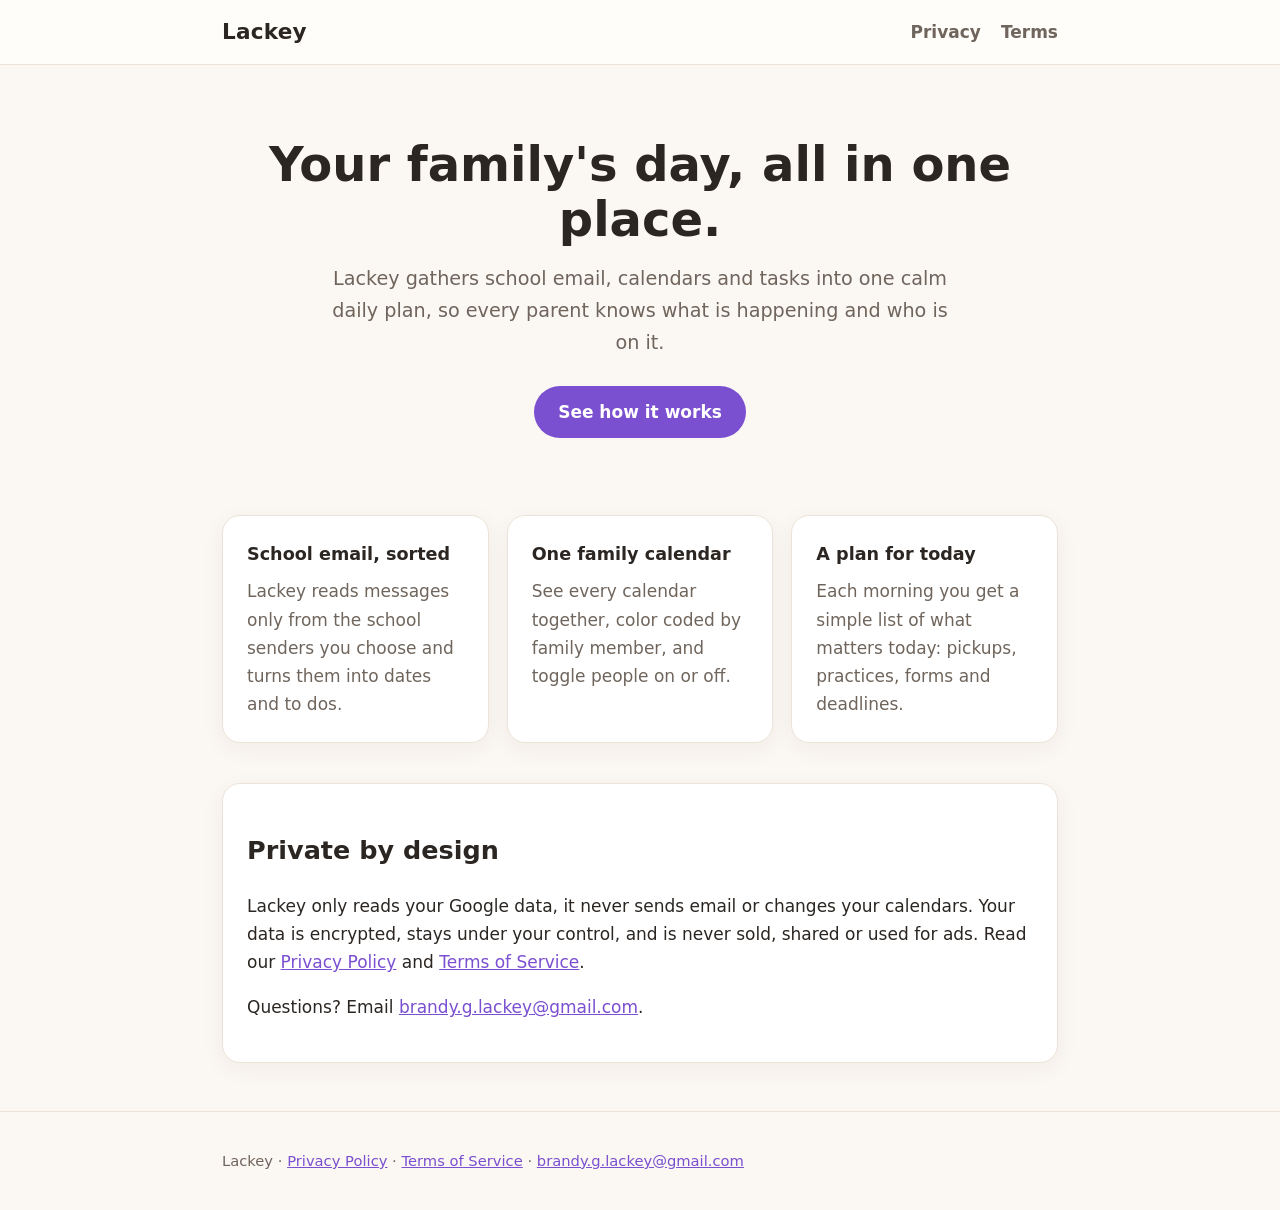
<file: index.html>
<!doctype html>
<html lang="en">
<head>
<meta charset="utf-8">
<meta name="viewport" content="width=device-width, initial-scale=1">
<title>Lackey, one daily plan for your family</title>
<meta name="description" content="Lackey brings school email, calendars and tasks into one daily plan for your family.">
<link rel="stylesheet" href="/styles.css">
</head>
<body>
<header class="top"><div class="wrap nav"><a class="brand" href="/">Lackey</a><nav><a href="/privacy.html">Privacy</a><a href="/terms.html">Terms</a></nav></div></header>
<main class="wrap">
<section class="hero">
<h1>Your family's day, all in one place.</h1>
<p class="lead">Lackey gathers school email, calendars and tasks into one calm daily plan, so every parent knows what is happening and who is on it.</p>
<p><a class="btn" href="#how">See how it works</a></p>
</section>
<section id="how" class="cards">
<div class="card"><h2>School email, sorted</h2><p>Lackey reads messages only from the school senders you choose and turns them into dates and to dos.</p></div>
<div class="card"><h2>One family calendar</h2><p>See every calendar together, color coded by family member, and toggle people on or off.</p></div>
<div class="card"><h2>A plan for today</h2><p>Each morning you get a simple list of what matters today: pickups, practices, forms and deadlines.</p></div>
</section>
<section class="note">
<h2>Private by design</h2>
<p>Lackey only reads your Google data, it never sends email or changes your calendars. Your data is encrypted, stays under your control, and is never sold, shared or used for ads. Read our <a href="/privacy.html">Privacy Policy</a> and <a href="/terms.html">Terms of Service</a>.</p>
<p>Questions? Email <a href="mailto:brandy.g.lackey@gmail.com">brandy.g.lackey@gmail.com</a>.</p>
</section>
</main>
<footer class="foot"><div class="wrap"><p>Lackey &middot; <a href="/privacy.html">Privacy Policy</a> &middot; <a href="/terms.html">Terms of Service</a> &middot; <a href="mailto:brandy.g.lackey@gmail.com">brandy.g.lackey@gmail.com</a></p></div></footer>
</body>
</html>
</file>
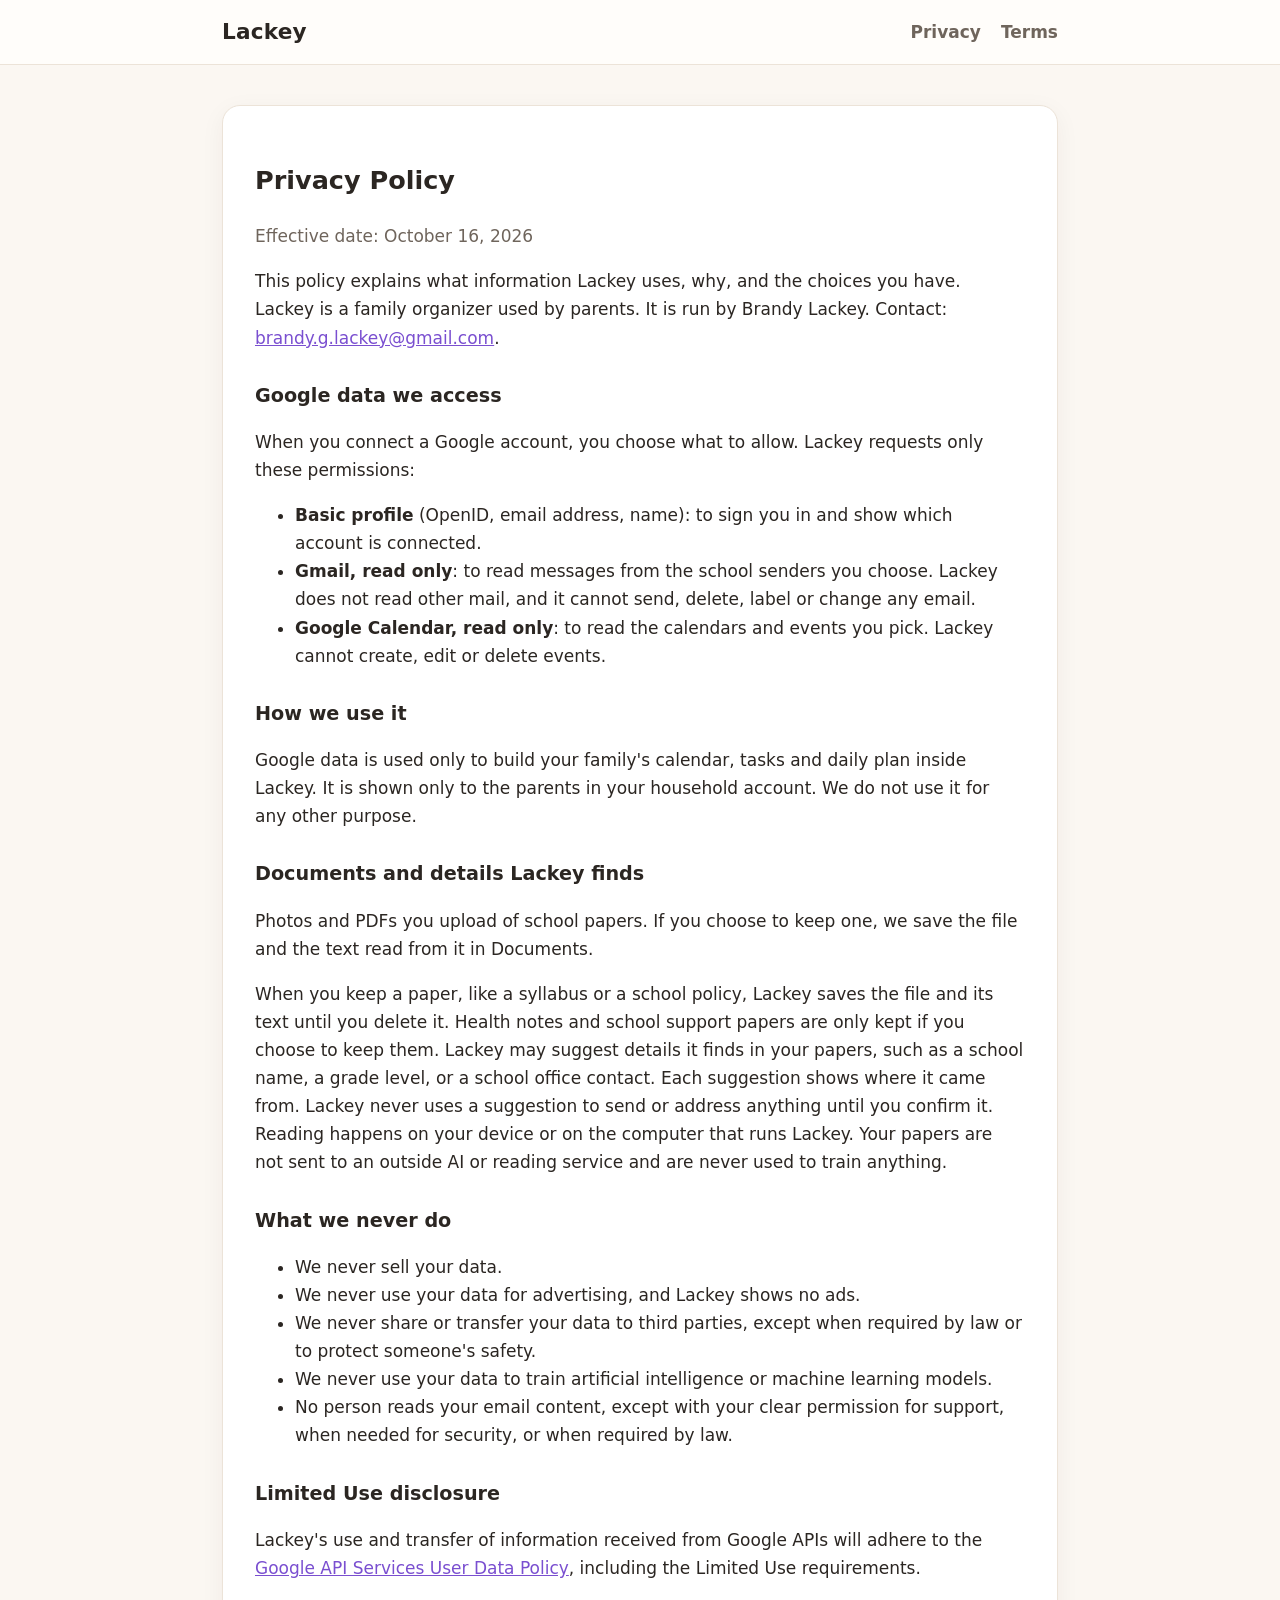
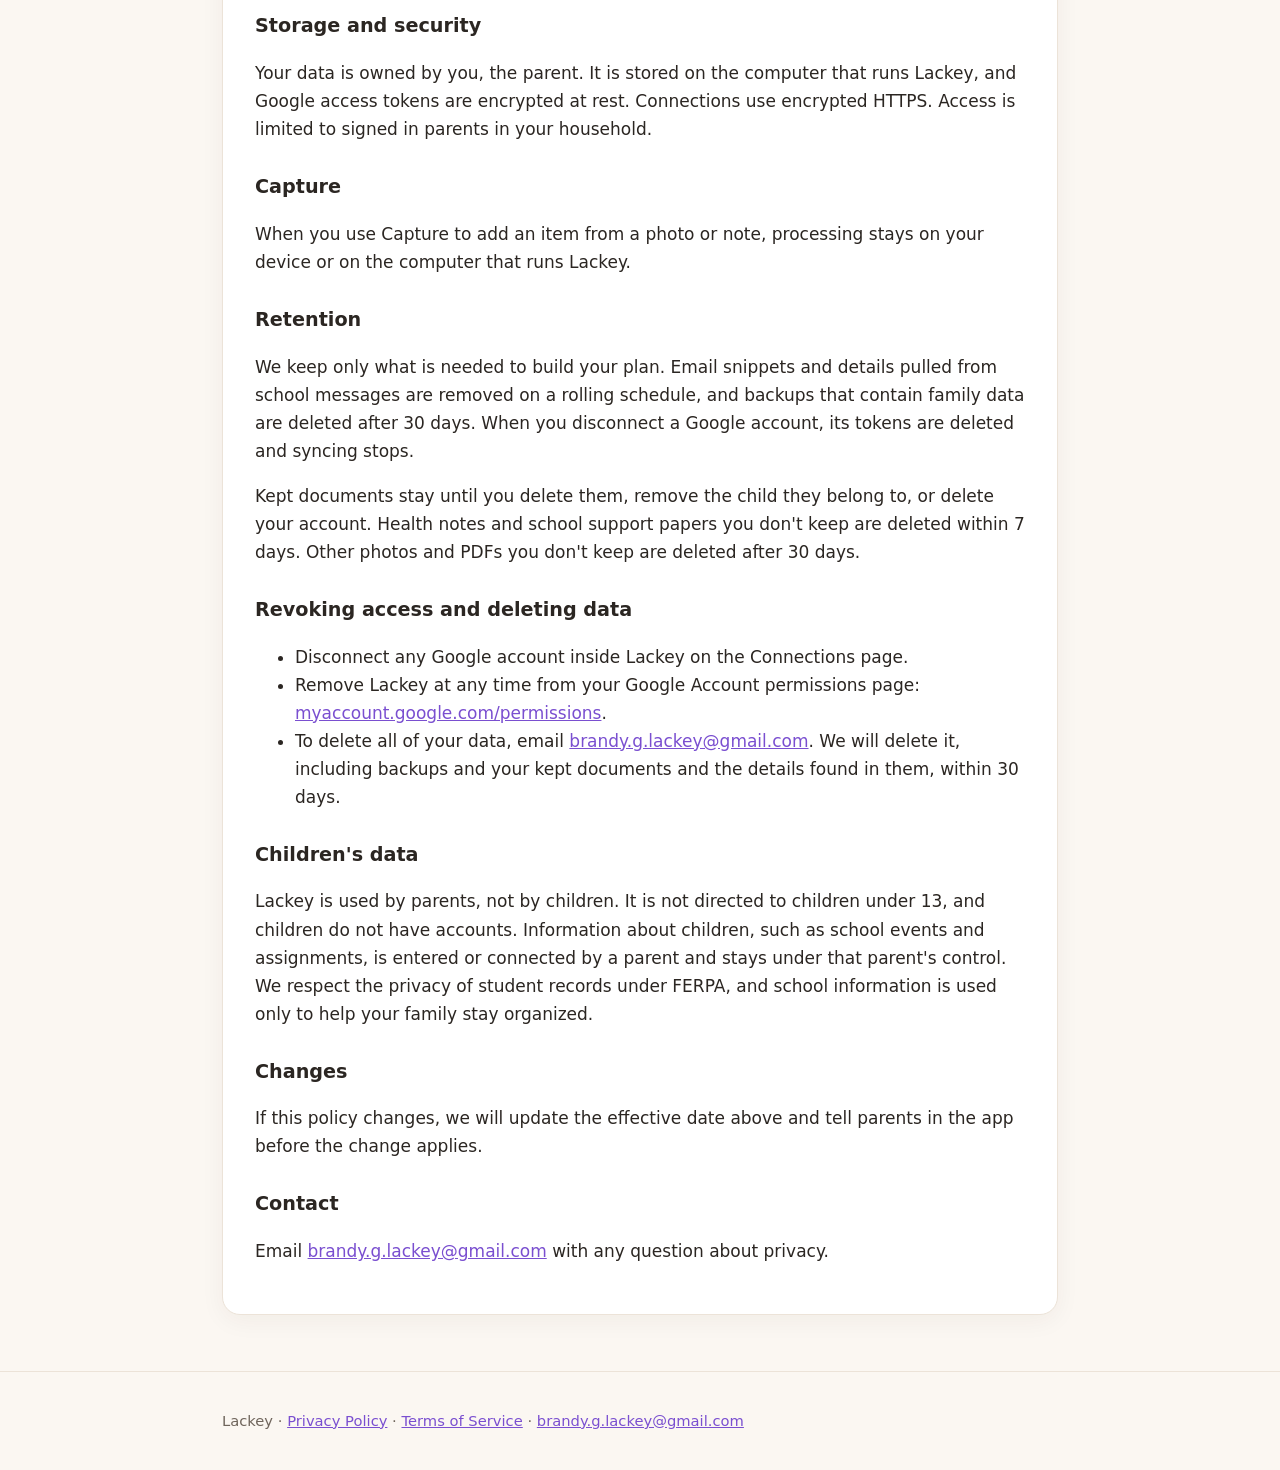
<file: privacy.html>
<!doctype html>
<html lang="en">
<head>
<meta charset="utf-8">
<meta name="viewport" content="width=device-width, initial-scale=1">
<title>Lackey Privacy Policy</title>
<meta name="description" content="Lackey brings school email, calendars and tasks into one daily plan for your family.">
<link rel="stylesheet" href="/styles.css">
</head>
<body>
<header class="top"><div class="wrap nav"><a class="brand" href="/">Lackey</a><nav><a href="/privacy.html">Privacy</a><a href="/terms.html">Terms</a></nav></div></header>
<main class="wrap">
<article class="doc">
<h1>Privacy Policy</h1>
<p class="meta">Effective date: October 16, 2026</p>
<p>This policy explains what information Lackey uses, why, and the choices you have. Lackey is a family organizer used by parents. It is run by Brandy Lackey. Contact: <a href="mailto:brandy.g.lackey@gmail.com">brandy.g.lackey@gmail.com</a>.</p>

<h2>Google data we access</h2>
<p>When you connect a Google account, you choose what to allow. Lackey requests only these permissions:</p>
<ul>
<li><strong>Basic profile</strong> (OpenID, email address, name): to sign you in and show which account is connected.</li>
<li><strong>Gmail, read only</strong>: to read messages from the school senders you choose. Lackey does not read other mail, and it cannot send, delete, label or change any email.</li>
<li><strong>Google Calendar, read only</strong>: to read the calendars and events you pick. Lackey cannot create, edit or delete events.</li>
</ul>

<h2>How we use it</h2>
<p>Google data is used only to build your family's calendar, tasks and daily plan inside Lackey. It is shown only to the parents in your household account. We do not use it for any other purpose.</p>

<h2>Documents and details Lackey finds</h2>
<p>Photos and PDFs you upload of school papers. If you choose to keep one, we save the file and the text read from it in Documents.</p>
<p>When you keep a paper, like a syllabus or a school policy, Lackey saves the file and its text until you delete it. Health notes and school support papers are only kept if you choose to keep them. Lackey may suggest details it finds in your papers, such as a school name, a grade level, or a school office contact. Each suggestion shows where it came from. Lackey never uses a suggestion to send or address anything until you confirm it. Reading happens on your device or on the computer that runs Lackey. Your papers are not sent to an outside AI or reading service and are never used to train anything.</p>

<h2>What we never do</h2>
<ul>
<li>We never sell your data.</li>
<li>We never use your data for advertising, and Lackey shows no ads.</li>
<li>We never share or transfer your data to third parties, except when required by law or to protect someone's safety.</li>
<li>We never use your data to train artificial intelligence or machine learning models.</li>
<li>No person reads your email content, except with your clear permission for support, when needed for security, or when required by law.</li>
</ul>

<h2>Limited Use disclosure</h2>
<p>Lackey's use and transfer of information received from Google APIs will adhere to the <a href="https://developers.google.com/terms/api-services-user-data-policy">Google API Services User Data Policy</a>, including the Limited Use requirements.</p>

<h2>Storage and security</h2>
<p>Your data is owned by you, the parent. It is stored on the computer that runs Lackey, and Google access tokens are encrypted at rest. Connections use encrypted HTTPS. Access is limited to signed in parents in your household.</p>

<h2>Capture</h2>
<p>When you use Capture to add an item from a photo or note, processing stays on your device or on the computer that runs Lackey.</p>

<h2>Retention</h2>
<p>We keep only what is needed to build your plan. Email snippets and details pulled from school messages are removed on a rolling schedule, and backups that contain family data are deleted after 30 days. When you disconnect a Google account, its tokens are deleted and syncing stops.</p>
<p>Kept documents stay until you delete them, remove the child they belong to, or delete your account. Health notes and school support papers you don't keep are deleted within 7 days. Other photos and PDFs you don't keep are deleted after 30 days.</p>

<h2>Revoking access and deleting data</h2>
<ul>
<li>Disconnect any Google account inside Lackey on the Connections page.</li>
<li>Remove Lackey at any time from your Google Account permissions page: <a href="https://myaccount.google.com/permissions">myaccount.google.com/permissions</a>.</li>
<li>To delete all of your data, email <a href="mailto:brandy.g.lackey@gmail.com">brandy.g.lackey@gmail.com</a>. We will delete it, including backups and your kept documents and the details found in them, within 30 days.</li>
</ul>

<h2>Children's data</h2>
<p>Lackey is used by parents, not by children. It is not directed to children under 13, and children do not have accounts. Information about children, such as school events and assignments, is entered or connected by a parent and stays under that parent's control. We respect the privacy of student records under FERPA, and school information is used only to help your family stay organized.</p>

<h2>Changes</h2>
<p>If this policy changes, we will update the effective date above and tell parents in the app before the change applies.</p>

<h2>Contact</h2>
<p>Email <a href="mailto:brandy.g.lackey@gmail.com">brandy.g.lackey@gmail.com</a> with any question about privacy.</p>
</article>
</main>
<footer class="foot"><div class="wrap"><p>Lackey &middot; <a href="/privacy.html">Privacy Policy</a> &middot; <a href="/terms.html">Terms of Service</a> &middot; <a href="mailto:brandy.g.lackey@gmail.com">brandy.g.lackey@gmail.com</a></p></div></footer>
</body>
</html>
</file>
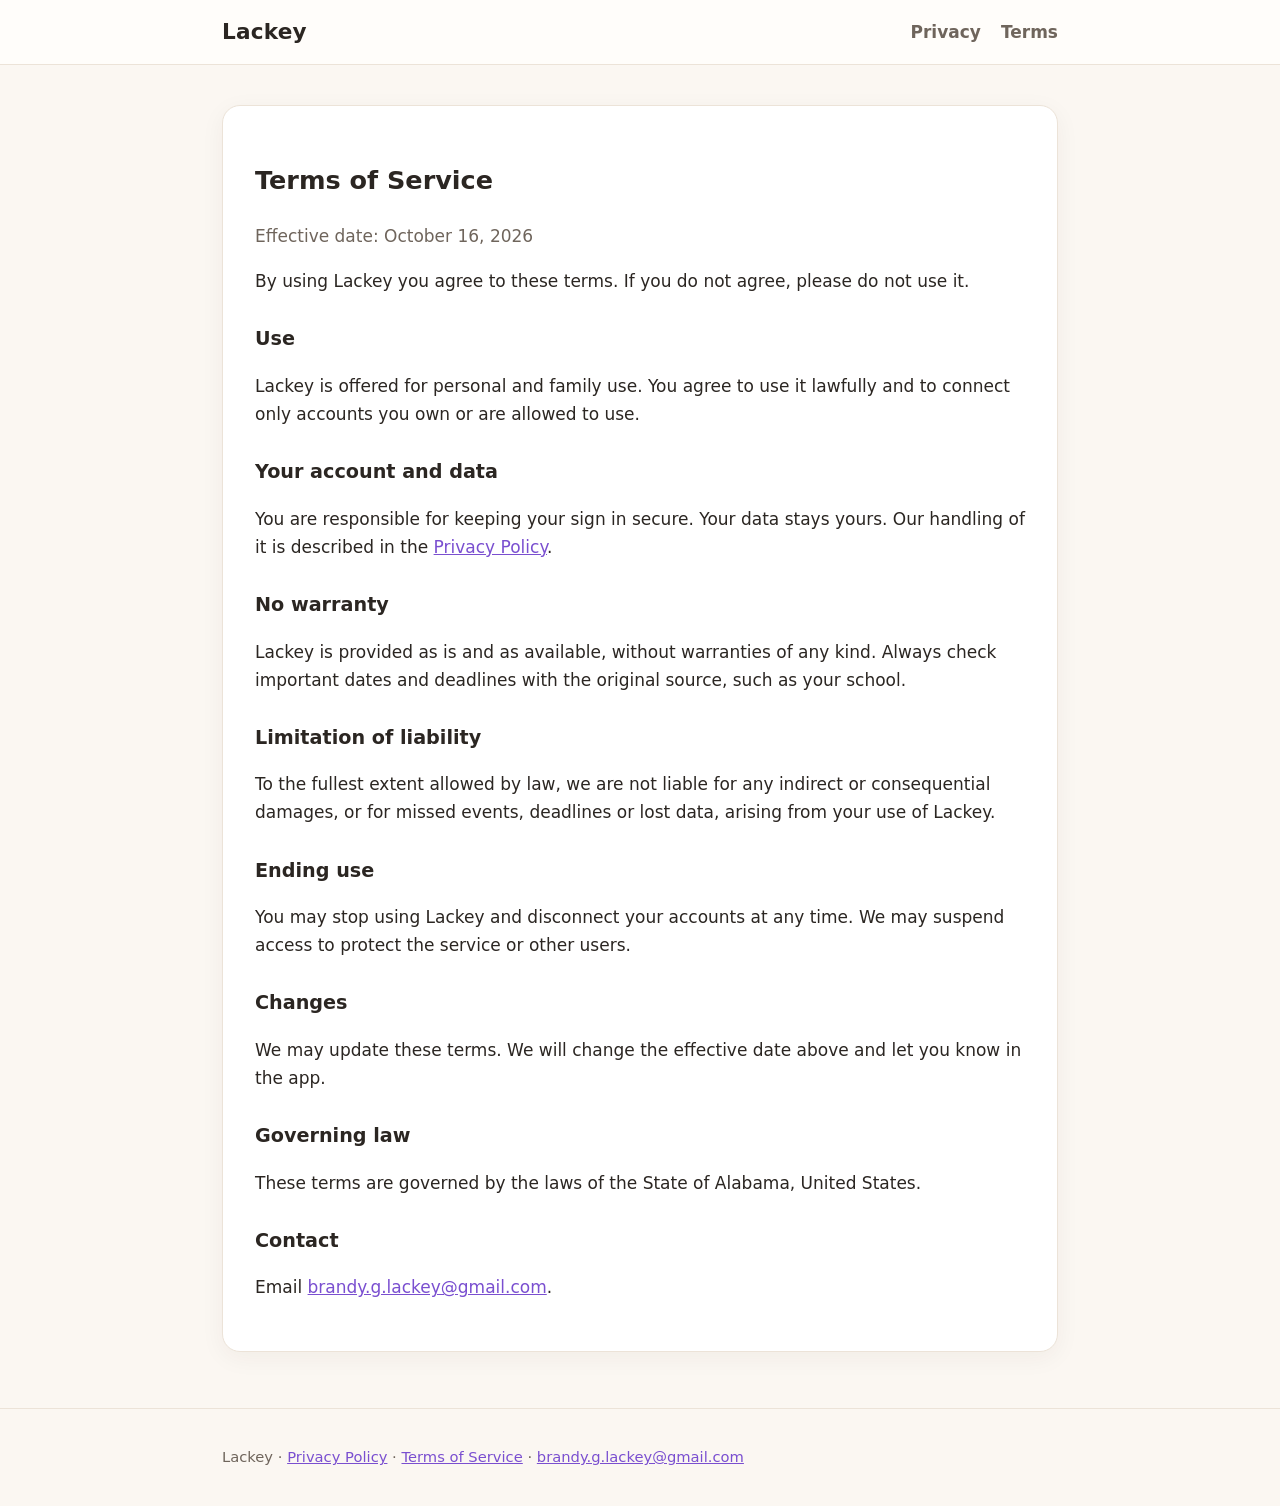
<file: terms.html>
<!doctype html>
<html lang="en">
<head>
<meta charset="utf-8">
<meta name="viewport" content="width=device-width, initial-scale=1">
<title>Lackey Terms of Service</title>
<meta name="description" content="Lackey brings school email, calendars and tasks into one daily plan for your family.">
<link rel="stylesheet" href="/styles.css">
</head>
<body>
<header class="top"><div class="wrap nav"><a class="brand" href="/">Lackey</a><nav><a href="/privacy.html">Privacy</a><a href="/terms.html">Terms</a></nav></div></header>
<main class="wrap">
<article class="doc">
<h1>Terms of Service</h1>
<p class="meta">Effective date: October 16, 2026</p>
<p>By using Lackey you agree to these terms. If you do not agree, please do not use it.</p>
<h2>Use</h2>
<p>Lackey is offered for personal and family use. You agree to use it lawfully and to connect only accounts you own or are allowed to use.</p>
<h2>Your account and data</h2>
<p>You are responsible for keeping your sign in secure. Your data stays yours. Our handling of it is described in the <a href="/privacy.html">Privacy Policy</a>.</p>
<h2>No warranty</h2>
<p>Lackey is provided as is and as available, without warranties of any kind. Always check important dates and deadlines with the original source, such as your school.</p>
<h2>Limitation of liability</h2>
<p>To the fullest extent allowed by law, we are not liable for any indirect or consequential damages, or for missed events, deadlines or lost data, arising from your use of Lackey.</p>
<h2>Ending use</h2>
<p>You may stop using Lackey and disconnect your accounts at any time. We may suspend access to protect the service or other users.</p>
<h2>Changes</h2>
<p>We may update these terms. We will change the effective date above and let you know in the app.</p>
<h2>Governing law</h2>
<p>These terms are governed by the laws of the State of Alabama, United States.</p>
<h2>Contact</h2>
<p>Email <a href="mailto:brandy.g.lackey@gmail.com">brandy.g.lackey@gmail.com</a>.</p>
</article>
</main>
<footer class="foot"><div class="wrap"><p>Lackey &middot; <a href="/privacy.html">Privacy Policy</a> &middot; <a href="/terms.html">Terms of Service</a> &middot; <a href="mailto:brandy.g.lackey@gmail.com">brandy.g.lackey@gmail.com</a></p></div></footer>
</body>
</html>
</file>
<file: styles.css>
:root{--bg:#fbf7f2;--ink:#2b2622;--muted:#6f655c;--accent:#7a4fd0;--card:#fff;--line:#ece3d8}
*{box-sizing:border-box}
body{margin:0;background:var(--bg);color:var(--ink);font:17px/1.65 ui-sans-serif,system-ui,-apple-system,"Segoe UI",Roboto,sans-serif}
.wrap{max-width:880px;margin:0 auto;padding:0 22px}
a{color:var(--accent)}
.top{border-bottom:1px solid var(--line);background:#fffdfa}
.nav{display:flex;justify-content:space-between;align-items:center;height:64px}
.brand{font-weight:800;font-size:1.35rem;text-decoration:none;color:var(--ink);letter-spacing:.2px}
nav a{margin-left:20px;text-decoration:none;color:var(--muted);font-weight:600}
.hero{padding:72px 0 40px;text-align:center}
.hero h1{font-size:clamp(2rem,5vw,3rem);line-height:1.15;margin:0 0 16px}
.lead{font-size:1.2rem;color:var(--muted);max-width:620px;margin:0 auto 28px}
.btn{display:inline-block;background:var(--accent);color:#fff;padding:12px 24px;border-radius:999px;text-decoration:none;font-weight:700}
.cards{display:grid;grid-template-columns:repeat(auto-fit,minmax(230px,1fr));gap:18px;margin:20px 0 40px}
.card,.note,.doc{background:var(--card);border:1px solid var(--line);border-radius:18px;padding:24px;box-shadow:0 6px 24px rgba(60,40,20,.05)}
.card h2{font-size:1.1rem;margin:0 0 8px}
.card p{margin:0;color:var(--muted)}
.note{margin-bottom:48px}
.doc{margin:40px 0 56px;padding:32px}
.doc h2{font-size:1.2rem;margin-top:28px}
.meta{color:var(--muted)}
.foot{border-top:1px solid var(--line);color:var(--muted);font-size:.92rem;padding:22px 0}
</file>
